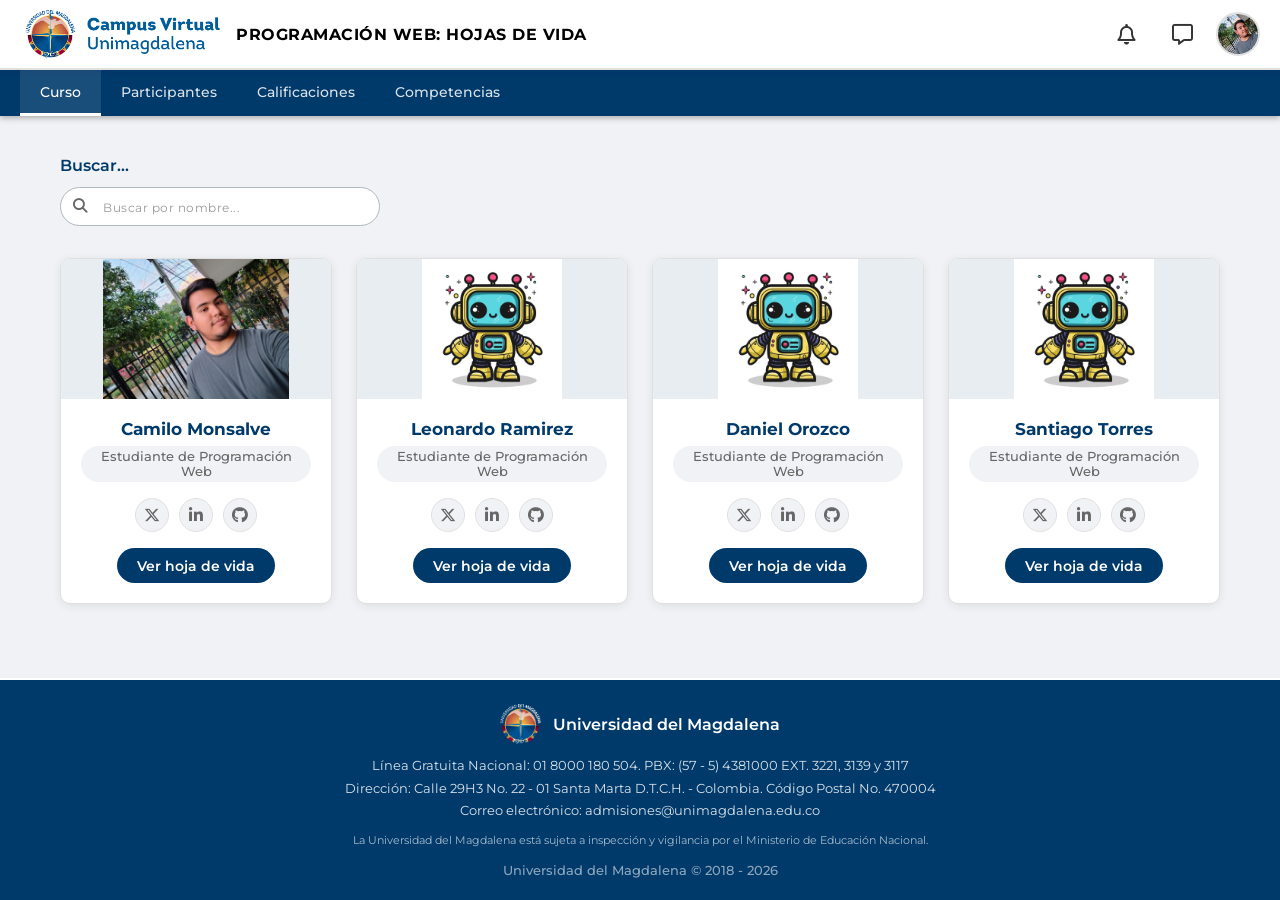
<file: 2026/web/t2/index.html>
<!DOCTYPE html>
<html lang="es">
<head>
    <meta charset="UTF-8">
    <meta name="viewport" content="width=device-width, initial-scale=1.0">
    <title>Campus Virtual - Universidad del Magdalena</title>
    <link rel="preconnect" href="https://fonts.googleapis.com">
    <link rel="preconnect" href="https://fonts.gstatic.com" crossorigin>
    <link href="https://fonts.googleapis.com/css2?family=Montserrat:wght@400;500;600;700&display=swap" rel="stylesheet">
    <link rel="stylesheet" href="https://cdnjs.cloudflare.com/ajax/libs/font-awesome/6.5.1/css/all.min.css">
    <link rel="stylesheet" href="css/styles.css">
</head>
<body>

    <header class="main-header">
        <div class="header-container">
            <div class="header-left">
                <div class="logo-placeholder">
                    <img src="assets/logo.png" alt="Logo Universidad del Magdalena">
                </div>
                <span class="header-title">Programación Web: Hojas de Vida</span>
            </div>

            <div class="header-right">
                <div class="user-icons">
                    <a href="#" class="icon-link" aria-label="Notificaciones">
                        <i class="fa-regular fa-bell"></i>
                    </a>
                    <a href="#" class="icon-link" aria-label="Mensajes">
                        <i class="fa-regular fa-message"></i>
                    </a>
                    <div class="user-avatar">
                        <img src="assets/Foto.jpg" alt="Foto de perfil">
                    </div>
                </div>
            </div>
        </div>
    </header>

    <nav class="main-nav">
        <div class="nav-container">
            <ul class="nav-menu">
                <li><a href="#" class="nav-link active">Curso</a></li>
                <li><a href="#" class="nav-link">Participantes</a></li>
                <li><a href="#" class="nav-link">Calificaciones</a></li>
                <li><a href="#" class="nav-link">Competencias</a></li>
            </ul>
        </div>
    </nav>

    <main>
        <section class="search-section">
            <h2>Buscar...</h2>
            <div class="search-bar">
                <i class="fa-solid fa-magnifying-glass search-icon"></i>
                <input type="text" placeholder="Buscar por nombre..." id="search-input">
            </div>
        </section>

        <section class="students-grid">
            <article class="student-card">
                <div class="card-image">
                    <img src="assets/Foto.jpg" alt="Foto de Camilo Monsalve">
                </div>
                <div class="card-content">
                    <h3>Camilo Monsalve</h3>
                    <p class="role">Estudiante de Programación Web</p>
                    <div class="social-links">
                        <a href="https://x.com/RockstarGames" target="_blank" class="social-link" aria-label="X (Twitter)">
                            <i class="fa-brands fa-x-twitter"></i>
                        </a>
                        <a href="https://www.linkedin.com/in/camg943/" target="_blank" class="social-link" aria-label="LinkedIn">
                            <i class="fa-brands fa-linkedin-in"></i>
                        </a>
                        <a href="https://github.com/C4mg943" target="_blank" class="social-link" aria-label="GitHub">
                            <i class="fa-brands fa-github"></i>
                        </a>
                    </div>
                    <a href="html/cv1.html" class="btn-primary">
                        Ver hoja de vida
                    </a>
                </div>
            </article>

            <article class="student-card">
                <div class="card-image">
                    <img src="assets/robot.jpg" alt="Foto de Leonardo Ramirez"
                         onerror="this.src='assets/Foto.jpg'">
                </div>
                <div class="card-content">
                    <h3>Leonardo Ramirez</h3>
                    <p class="role">Estudiante de Programación Web</p>
                    <div class="social-links">
                        <a href="https://x.com/RockstarGames" target="_blank" class="social-link" aria-label="X (Twitter)">
                            <i class="fa-brands fa-x-twitter"></i>
                        </a>
                        <a href="https://www.linkedin.com/in/camg943/" target="_blank" class="social-link" aria-label="LinkedIn">
                            <i class="fa-brands fa-linkedin-in"></i>
                        </a>
                        <a href="https://github.com/C4mg943" target="_blank" class="social-link" aria-label="GitHub">
                            <i class="fa-brands fa-github"></i>
                        </a>
                    </div>
                    <a href="html/cv1.html" class="btn-primary">
                        Ver hoja de vida
                    </a>
                </div>
            </article>

            <article class="student-card">
                <div class="card-image">
                    <img src="assets/robot.jpg" alt="Foto de Daniel Orozco"
                         onerror="this.src='assets/Foto.jpg'">
                </div>
                <div class="card-content">
                    <h3>Daniel Orozco</h3>
                    <p class="role">Estudiante de Programación Web</p>
                    <div class="social-links">
                        <a href="https://x.com/RockstarGames" target="_blank" class="social-link" aria-label="X (Twitter)">
                            <i class="fa-brands fa-x-twitter"></i>
                        </a>
                        <a href="https://www.linkedin.com/in/camg943/" target="_blank" class="social-link" aria-label="LinkedIn">
                            <i class="fa-brands fa-linkedin-in"></i>
                        </a>
                        <a href="https://github.com/C4mg943" target="_blank" class="social-link" aria-label="GitHub">
                            <i class="fa-brands fa-github"></i>
                        </a>
                    </div>
                    <a href="html/cv1.html" class="btn-primary">
                        Ver hoja de vida
                    </a>
                </div>
            </article>

            <article class="student-card">
                <div class="card-image">
                    <img src="assets/robot.jpg" alt="Foto de Santiago Torres"
                         onerror="this.src='assets/Foto.jpg'">
                </div>
                <div class="card-content">
                    <h3>Santiago Torres</h3>
                    <p class="role">Estudiante de Programación Web</p>
                    <div class="social-links">
                        <a href="https://x.com/RockstarGames" target="_blank" class="social-link" aria-label="X (Twitter)">
                            <i class="fa-brands fa-x-twitter"></i>
                        </a>
                        <a href="https://www.linkedin.com/in/camg943/" target="_blank" class="social-link" aria-label="LinkedIn">
                            <i class="fa-brands fa-linkedin-in"></i>
                        </a>
                        <a href="https://github.com/C4mg943" target="_blank" class="social-link" aria-label="GitHub">
                            <i class="fa-brands fa-github"></i>
                        </a>
                    </div>
                    <a href="html/cv1.html" class="btn-primary">
                        Ver hoja de vida
                    </a>
                </div>
            </article>
        </section>
    </main>

    <footer>
        <div class="footer-content">
            <div class="contact-info-centered">
                <div class="footer-logo">
                    <img src="assets/logo 2.png" alt="Logo Universidad del Magdalena">
                    <h4>Universidad del Magdalena</h4>
                </div>
                <p>Línea Gratuita Nacional: 01 8000 180 504. PBX: (57 - 5) 4381000 EXT. 3221, 3139 y 3117</p>
                <p>Dirección: Calle 29H3 No. 22 - 01 Santa Marta D.T.C.H. - Colombia. Código Postal No. 470004</p>
                <p>Correo electrónico: admisiones@unimagdalena.edu.co</p>
                <p class="legal">La Universidad del Magdalena está sujeta a inspección y vigilancia por el Ministerio de Educación Nacional.</p>
                <p class="copyright">Universidad del Magdalena &copy; 2018 - 2026</p>
            </div>
        </div>
    </footer>

    <script src="js/script.js"></script>
</body>
</html>
</file>
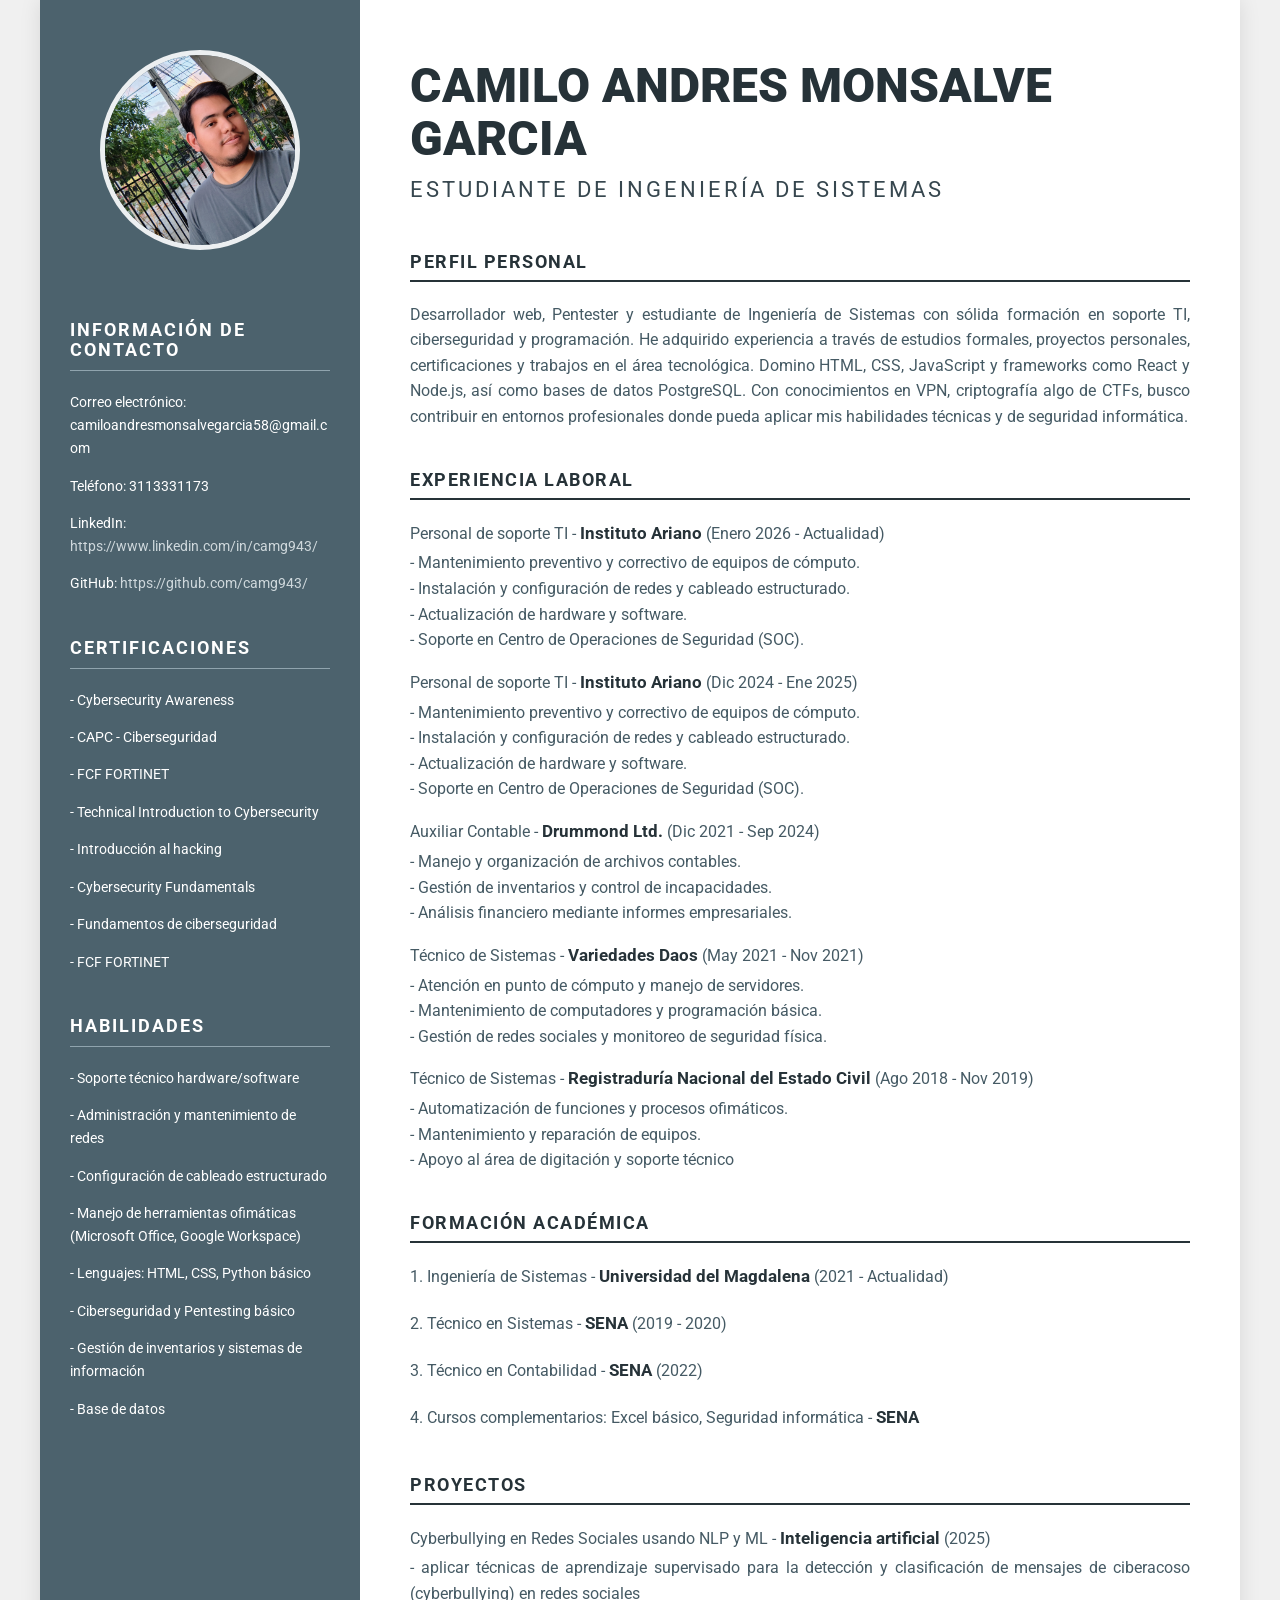
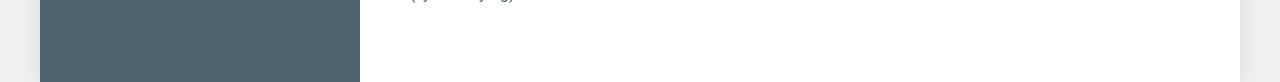
<file: 2026/web/t2/html/cv1.html>
<!DOCTYPE html>
<html lang="en">
<head>
    <meta charset="UTF-8">
    <meta name="viewport" content="width=device-width, initial-scale=1.0">
    <title>CAMILO MONSALVE 2026-1 TIC</title>
    <link rel="stylesheet" href="../css/styles_cv.css">
</head>
<body>
    <div class="contenedor">
        <aside class="barra_datos">
            <img src="../assets/Foto.jpg" alt="Foto de perfil">
            
            <div class="info-contacto">
                <h2>Información de Contacto</h2>
                <p>Correo electrónico: camiloandresmonsalvegarcia58@gmail.com</p>
                <p>Teléfono: 3113331173</p>
                <p>LinkedIn: <a href="https://www.linkedin.com/in/camg943/" target="_blank" rel="noopener noreferrer">https://www.linkedin.com/in/camg943/</a></p>
                <p>GitHub: <a href="https://github.com/camg943/" target="_blank" rel="noopener noreferrer">https://github.com/camg943/</a></p>
            </div>

            <div class="certificaciones">
                <h2>Certificaciones</h2>
                <p>- Cybersecurity Awareness</p> 
                <p>- CAPC - Ciberseguridad</p>
                <p>- FCF FORTINET</p>
                <p>- Technical Introduction to Cybersecurity</p>
                <p>- Introducción al hacking</p>
                <p>- Cybersecurity Fundamentals</p>
                <p>- Fundamentos de ciberseguridad</p>
                <p>- FCF FORTINET</p>
            </div>

            <div class="habilidades">
                <h2>Habilidades</h2>
                <p>- Soporte técnico hardware/software </p>
                <p>- Administración y mantenimiento de redes </p>
                <p>- Configuración de cableado estructurado </p>
                <p>- Manejo de herramientas ofimáticas (Microsoft Office, Google Workspace) </p>
                <p>- Lenguajes: HTML, CSS, Python básico </p>
                <p>- Ciberseguridad y Pentesting básico</p>
                <p>- Gestión de inventarios y sistemas de información</p>
                <p>- Base de datos </p>
            </div>
        </aside>
        <main class="principal">
            <div class="datos">
                <h1>CAMILO ANDRES MONSALVE GARCIA</h1>
                <h3>Estudiante de Ingeniería de Sistemas</h3>
            </div>

            <div class="perfil">
                <h2>Perfil Personal</h2>
                <p>Desarrollador web, Pentester y estudiante de Ingeniería de Sistemas con sólida formación en soporte TI, ciberseguridad y
                    programación. He adquirido experiencia a través de estudios formales, proyectos personales, certificaciones y trabajos en
                    el área tecnológica. Domino HTML, CSS, JavaScript y frameworks como React y Node.js, así como bases de datos
                    PostgreSQL. Con conocimientos en VPN, criptografía algo de CTFs, busco contribuir en entornos profesionales donde
                    pueda aplicar mis habilidades técnicas y de seguridad informática.</p>
            </div>

            <div class="experiencia">
                <h2>Experiencia Laboral</h2>
                <p>Personal de soporte TI - <span style="font-weight: bold;">Instituto Ariano</span> (Enero 2026 - Actualidad) <br>
                    - Mantenimiento preventivo y correctivo de equipos de cómputo. <br>
                    - Instalación y configuración de redes y cableado
                    estructurado. <br>
                    - Actualización de hardware y software. <br>
                    - Soporte en Centro de Operaciones de Seguridad (SOC).</p>
                <p>Personal de soporte TI - <span style="font-weight: bold;">Instituto Ariano</span> (Dic 2024 - Ene 2025) <br>
                    - Mantenimiento preventivo y correctivo de equipos de cómputo. <br>
                    - Instalación y configuración de redes y cableado
                    estructurado. <br>
                    - Actualización de hardware y software. <br>
                    - Soporte en Centro de Operaciones de Seguridad (SOC).</p>
                <p>Auxiliar Contable - <span style="font-weight: bold;">Drummond Ltd.</span> (Dic 2021 - Sep 2024) <br>
                    - Manejo y organización de archivos contables. <br>
                    - Gestión de inventarios y control de incapacidades. <br>
                    - Análisis financiero
                    mediante informes empresariales.</p>
                <p>Técnico de Sistemas - <span style="font-weight: bold;">Variedades Daos</span> (May 2021 - Nov 2021) <br>
                    - Atención en punto de cómputo y manejo de servidores. <br>
                    - Mantenimiento de computadores y programación básica. <br>
                    - Gestión de redes sociales y monitoreo de seguridad física.</p>
                <p>Técnico de Sistemas - <span style="font-weight: bold;">Registraduría Nacional del Estado Civil</span> (Ago 2018 - Nov 2019) <br>
                    - Automatización de funciones y procesos ofimáticos. <br>
                    - Mantenimiento y reparación de equipos. <br>
                    - Apoyo al área de digitación y soporte técnico</p>
            </div>

            <div class="educacion">
                <h2>Formación Académica</h2>
                <p>1. Ingeniería de Sistemas - <span style="font-weight: bold;">Universidad del Magdalena</span> (2021 - Actualidad) <br></p>
                <p>2. Técnico en Sistemas - <span style="font-weight: bold;">SENA</span> (2019 - 2020) <br></p>
                <p>3. Técnico en Contabilidad - <span style="font-weight: bold;">SENA</span> (2022) <br></p>
                <p>4. Cursos complementarios: Excel básico, Seguridad informática - <span style="font-weight: bold;">SENA</span></p>
            </div>

            <div class="proyectos">
                <h2>Proyectos</h2>
                <p>
                    Cyberbullying en Redes Sociales usando NLP y ML - <span style="font-weight: bold;">Inteligencia artificial</span> (2025) <br>
                    -  aplicar técnicas de aprendizaje supervisado para la detección y clasificación de mensajes de ciberacoso (cyberbullying) en redes sociales
                </p>
            </div>
        </main>
    </div>
</body>
</html>
</file>
<file: 2026/web/t2/css/styles.css>
:root {
    --primary-blue: #003A6B;
    --secondary-blue: #002d54;
    --text-dark: #333333;
    --text-light: #666666;
    --bg-light: #f0f2f5;
    --bg-white: #ffffff;
    --border-color: #e0e0e0;
    --header-height: 70px;
    --nav-height: 46px;
}

* {
    margin: 0;
    padding: 0;
    box-sizing: border-box;
}

html {
    scroll-behavior: smooth;
}

body {
    font-family: 'Montserrat', Arial, sans-serif;
    background-color: var(--bg-light);
    color: var(--text-dark);
    min-height: 100vh;
    display: flex;
    flex-direction: column;
}

.main-header {
    background: var(--bg-white);
    position: sticky;
    top: 0;
    z-index: 1000;
    height: var(--header-height);
    border-bottom: 2px solid var(--border-color);
    box-shadow: 0 2px 6px rgba(0, 0, 0, 0.07);
}

.header-container {
    width: 100%;
    padding: 0 1.25rem;
    height: 100%;
    display: flex;
    justify-content: space-between;
    align-items: center;
}

.header-left {
    display: flex;
    align-items: center;
    flex-shrink: 0;
}

.logo-placeholder {
    height: var(--header-height);
    width: auto;
    display: flex;
    align-items: center;
    justify-content: flex-start;
    background: transparent;
    flex-shrink: 0;
    padding: 6px 0;
}

.logo-placeholder img {
    height: 100%;
    width: auto;
    object-fit: contain;
    display: block;
}

.header-title {
    font-weight: 700;
    color: #000000;
    font-size: 1rem;
    margin-left: 1rem;
    white-space: nowrap;
    text-transform: uppercase;
    letter-spacing: 0.5px;
}

.header-right {
    display: flex;
    align-items: center;
    flex-shrink: 0;
}

.user-icons {
    display: flex;
    align-items: center;
    gap: 0.75rem;
}

.icon-link {
    display: flex;
    align-items: center;
    justify-content: center;
    width: 44px;
    height: 44px;
    color: var(--text-dark);
    text-decoration: none;
    border-radius: 50%;
    transition: all 0.2s ease;
    font-size: 1.3rem;
}

.icon-link:hover {
    background-color: var(--bg-light);
    color: var(--primary-blue);
}

.user-avatar {
    width: 44px;
    height: 44px;
    border-radius: 50%;
    overflow: hidden;
    border: 2px solid var(--border-color);
    flex-shrink: 0;
    cursor: default;
}

.user-avatar img {
    width: 100%;
    height: 100%;
    object-fit: cover;
}

.settings-icon-btn {
    display: flex;
    align-items: center;
    justify-content: center;
    width: 38px;
    height: 38px;
    background: none;
    border: none;
    color: var(--text-dark);
    font-size: 1.15rem;
    cursor: pointer;
    border-radius: 50%;
    transition: all 0.3s ease;
}

.settings-icon-btn:hover {
    background: var(--bg-light);
    color: var(--primary-blue);
    transform: rotate(45deg);
}

.main-nav {
    background: var(--primary-blue);
    position: sticky;
    top: var(--header-height);
    z-index: 999;
    box-shadow: 0 2px 6px rgba(0, 0, 0, 0.3);
    height: var(--nav-height);
}

.nav-container {
    width: 100%;
    padding: 0 1.25rem;
    height: 100%;
    display: flex;
    align-items: center;
}

.nav-menu {
    display: flex;
    list-style: none;
    height: 100%;
}

.nav-link {
    display: flex;
    align-items: center;
    gap: 0.45rem;
    padding: 0 1.25rem;
    height: 100%;
    color: rgba(255, 255, 255, 0.85);
    text-decoration: none;
    font-weight: 500;
    font-size: 0.9rem;
    transition: all 0.2s ease;
    border-bottom: 3px solid transparent;
    white-space: nowrap;
}

.nav-link:hover,
.nav-link.active {
    color: white;
    background: rgba(255, 255, 255, 0.1);
    border-bottom-color: white;
}

.nav-link i {
    font-size: 0.9rem;
}

main {
    max-width: 1200px;
    width: 100%;
    margin: 2rem auto;
    padding: 0 1.25rem;
    flex: 1;
}

.search-section {
    text-align: left;
    margin-bottom: 1.5rem;
    padding: 0.5rem 0;
    background: transparent;
}

.search-section h2 {
    color: var(--primary-blue);
    font-size: 1rem;
    font-weight: 600;
    margin-bottom: 0.75rem;
}

.search-bar {
    display: flex;
    align-items: center;
    max-width: 320px;
    margin: 0;
    background: var(--bg-white);
    border-radius: 50px;
    border: 1.5px solid #b0b8c1;
    overflow: hidden;
    transition: border-color 0.2s ease, box-shadow 0.2s ease;
}

.search-bar:focus-within {
    border-color: var(--primary-blue);
    box-shadow: 0 0 0 2px rgba(0, 58, 107, 0.08);
}

.search-icon {
    padding: 0 0.75rem;
    color: var(--text-light);
    font-size: 0.9rem;
    flex-shrink: 0;
}

.search-bar input {
    flex: 1;
    padding: 0.6rem 0.25rem;
    border: none;
    outline: none;
    font-family: 'Montserrat', sans-serif;
    font-size: 0.875rem;
    background: transparent;
    color: var(--text-dark);
}

.search-bar input::placeholder {
    color: #999;
    font-size: 0.75rem;
    letter-spacing: 0.5px;
}

.search-btn {
    display: flex;
    align-items: center;
    gap: 0.4rem;
    padding: 0.875rem 1.5rem;
    background: var(--primary-blue);
    color: white;
    border: none;
    font-family: 'Montserrat', sans-serif;
    font-weight: 600;
    font-size: 0.9rem;
    cursor: pointer;
    transition: background 0.2s ease;
    flex-shrink: 0;
}

.search-btn:hover {
    background: var(--secondary-blue);
}

.students-grid {
    display: grid;
    grid-template-columns: repeat(4, 1fr);
    gap: 1.5rem;
}

.student-card {
    background: white;
    border-radius: 10px;
    overflow: hidden;
    box-shadow: 0 2px 10px rgba(0, 0, 0, 0.08);
    border: 1px solid var(--border-color);
    transition: transform 0.25s ease, box-shadow 0.25s ease;
    animation: fadeIn 0.4s ease forwards;
    opacity: 0;
}

.student-card:nth-child(1) { animation-delay: 0.05s; }
.student-card:nth-child(2) { animation-delay: 0.1s; }
.student-card:nth-child(3) { animation-delay: 0.15s; }
.student-card:nth-child(4) { animation-delay: 0.2s; }

.student-card:hover {
    transform: translateY(-4px);
    box-shadow: 0 8px 24px rgba(0, 0, 0, 0.13);
}

.card-image {
    height: 140px;
    background: #e8edf2;
    overflow: hidden;
}

.card-image img {
    width: 100%;
    height: 100%;
    object-fit: contain;
    transition: transform 0.3s ease;
}

.student-card:hover .card-image img {
    transform: scale(1.05);
}

.card-content {
    padding: 1.25rem;
    text-align: center;
}

.card-content h3 {
    color: var(--primary-blue);
    font-size: 1.05rem;
    font-weight: 700;
    margin-bottom: 0.4rem;
}

.role {
    color: var(--text-light);
    font-size: 0.8rem;
    font-weight: 500;
    margin-bottom: 1rem;
    padding: 0.2rem 0.65rem;
    background: var(--bg-light);
    border-radius: 20px;
    display: inline-block;
}

.social-links {
    display: flex;
    justify-content: center;
    gap: 0.6rem;
    margin-bottom: 1rem;
}

.social-link {
    display: flex;
    align-items: center;
    justify-content: center;
    width: 34px;
    height: 34px;
    border-radius: 50%;
    background: var(--bg-light);
    color: var(--text-light);
    text-decoration: none;
    transition: all 0.25s ease;
    font-size: 1rem;
    border: 1px solid var(--border-color);
}

.social-link:hover {
    transform: translateY(-2px);
}

.social-link[aria-label="X (Twitter)"]:hover {
    background: #000;
    color: white;
    border-color: #000;
}

.social-link[aria-label="LinkedIn"]:hover {
    background: #0077b5;
    color: white;
    border-color: #0077b5;
}

.social-link[aria-label="GitHub"]:hover {
    background: #24292e;
    color: white;
    border-color: #24292e;
}

.btn-primary {
    display: inline-flex;
    align-items: center;
    gap: 0.4rem;
    padding: 0.6rem 1.25rem;
    background: var(--primary-blue);
    color: white;
    text-decoration: none;
    border-radius: 25px;
    font-weight: 600;
    font-size: 0.85rem;
    transition: all 0.25s ease;
}

.btn-primary:hover {
    background: var(--secondary-blue);
    transform: translateY(-1px);
    box-shadow: 0 4px 10px rgba(0, 58, 107, 0.3);
}

footer {
    background: var(--primary-blue);
    color: white;
    padding: 1.5rem 1.25rem 1rem;
    border-top: 2px solid white;
    margin-top: auto;
}

.footer-content {
    max-width: 1200px;
    margin: 0 auto;
}

.contact-info-centered {
    text-align: center;
}

.footer-logo {
    display: flex;
    align-items: center;
    justify-content: center;
    gap: 0.75rem;
    margin-bottom: 0.75rem;
}

.footer-logo img {
    height: 40px;
    width: auto;
    object-fit: contain;
}

.footer-logo h4 {
    font-size: 1rem;
    font-weight: 600;
    color: white;
}

.contact-info-centered p {
    margin: 0.2rem 0;
    font-size: 0.8rem;
    line-height: 1.5;
    color: rgba(255, 255, 255, 0.85);
}

.legal {
    margin-top: 0.75rem !important;
    font-size: 0.7rem !important;
    color: rgba(255, 255, 255, 0.65) !important;
}

.copyright {
    margin-top: 0.75rem !important;
    font-size: 0.82rem !important;
    color: rgba(255, 255, 255, 0.55) !important;
    font-weight: 500;
}

@keyframes fadeIn {
    from {
        opacity: 0;
        transform: translateY(16px);
    }
    to {
        opacity: 1;
        transform: translateY(0);
    }
}

@media (max-width: 1024px) {
    .students-grid {
        grid-template-columns: repeat(2, 1fr);
    }
}

@media (max-width: 768px) {
    .main-header {
        height: auto;
        position: relative;
    }

    .header-container {
        padding: 0.75rem 1rem;
    }

    .main-nav {
        position: relative;
        top: 0;
    }

    .nav-menu {
        flex-wrap: wrap;
        height: auto;
    }

    .nav-link {
        padding: 0.75rem 1rem;
        height: auto;
        border-bottom: none;
        border-left: 3px solid transparent;
    }

    .nav-link:hover,
    .nav-link.active {
        border-bottom-color: transparent;
        border-left-color: white;
    }

    .students-grid {
        grid-template-columns: repeat(2, 1fr);
        gap: 1rem;
    }
}

@media (max-width: 500px) {
    .students-grid {
        grid-template-columns: 1fr;
        max-width: 320px;
        margin: 0 auto;
    }

    .user-icons {
        gap: 0.1rem;
    }

    .search-bar {
        flex-direction: column;
        border-radius: 10px;
    }

    .search-icon {
        padding: 0.75rem 0;
    }

    .search-btn {
        width: 100%;
        justify-content: center;
        border-radius: 0;
    }
}
</file>
<file: 2026/web/t2/css/styles_cv.css>
@import url('https://fonts.googleapis.com/css2?family=Roboto:wght@300;400;700;900&display=swap');

* {
    box-sizing: border-box;
}

body {
    font-family: 'Roboto', sans-serif;
    margin: 0;
    padding: 0;
    width: 100%;
    min-height: 100vh;
    background: #f0f0f0;
    display: flex;
    justify-content: center;
}

.contenedor {
    display: flex;
    width: 100%;
    max-width: 1200px;
    background: white;
    box-shadow: 0 0 20px rgba(0,0,0,0.1);
    min-height: 100vh;
}

.barra_datos {
    width: 320px;
    flex-shrink: 0;
    background-color: #4c626d;
    color: white;
    padding: 40px 30px;
    text-align: left;
    display: flex;
    flex-direction: column;
}

.barra_datos img {
    width: 200px;
    height: 200px;
    border-radius: 50%;
    object-fit: cover;
    margin: 10px auto 40px auto;
    border: 5px solid #eceff1;
    display: block;
}

.barra_datos h2 {
    color: white;
    font-size: 1.1rem;
    text-transform: uppercase;
    letter-spacing: 2px;
    border-bottom: 1px solid #90a4ae;
    padding-bottom: 10px;
    margin-bottom: 20px;
    margin-top: 30px;
}

.barra_datos p, .barra_datos li {
    font-size: 0.9rem;
    line-height: 1.6;
    margin-bottom: 12px;
    word-break: break-word;
}

.barra_datos a {
    color: #cfd8dc;
    text-decoration: none;
    transition: color 0.3s;
}

.barra_datos a:hover {
    color: white;
    text-decoration: underline;
}

.principal {
    flex-grow: 1;
    padding: 60px 50px;
    background: white;
}

.datos {
    margin-bottom: 50px;
}

.datos h1 {
    font-size: 3rem;
    text-transform: uppercase;
    font-weight: 900;
    color: #263238;
    margin: 0 0 10px 0;
    line-height: 1.1;
}

.datos h3 {
    font-size: 1.4rem;
    text-transform: uppercase;
    color: #37474f;
    margin: 0;
    font-weight: 400;
    letter-spacing: 3px;
}

.principal h2 {
    font-size: 1.1rem;
    color: #263238;
    text-transform: uppercase;
    font-weight: 700;
    letter-spacing: 1.5px;
    border-bottom: 2px solid #263238;
    padding-bottom: 8px;
    margin-bottom: 20px;
    margin-top: 40px;
}

.principal p {
    margin-bottom: 15px;
    line-height: 1.6;
    color: #455a64;
    text-align: justify;
}

.principal span[style*="font-weight: bold;"] {
    display: inline-block;
    color: #263238;
    font-size: 1.05rem;
    margin-bottom: 4px;
}
</file>
